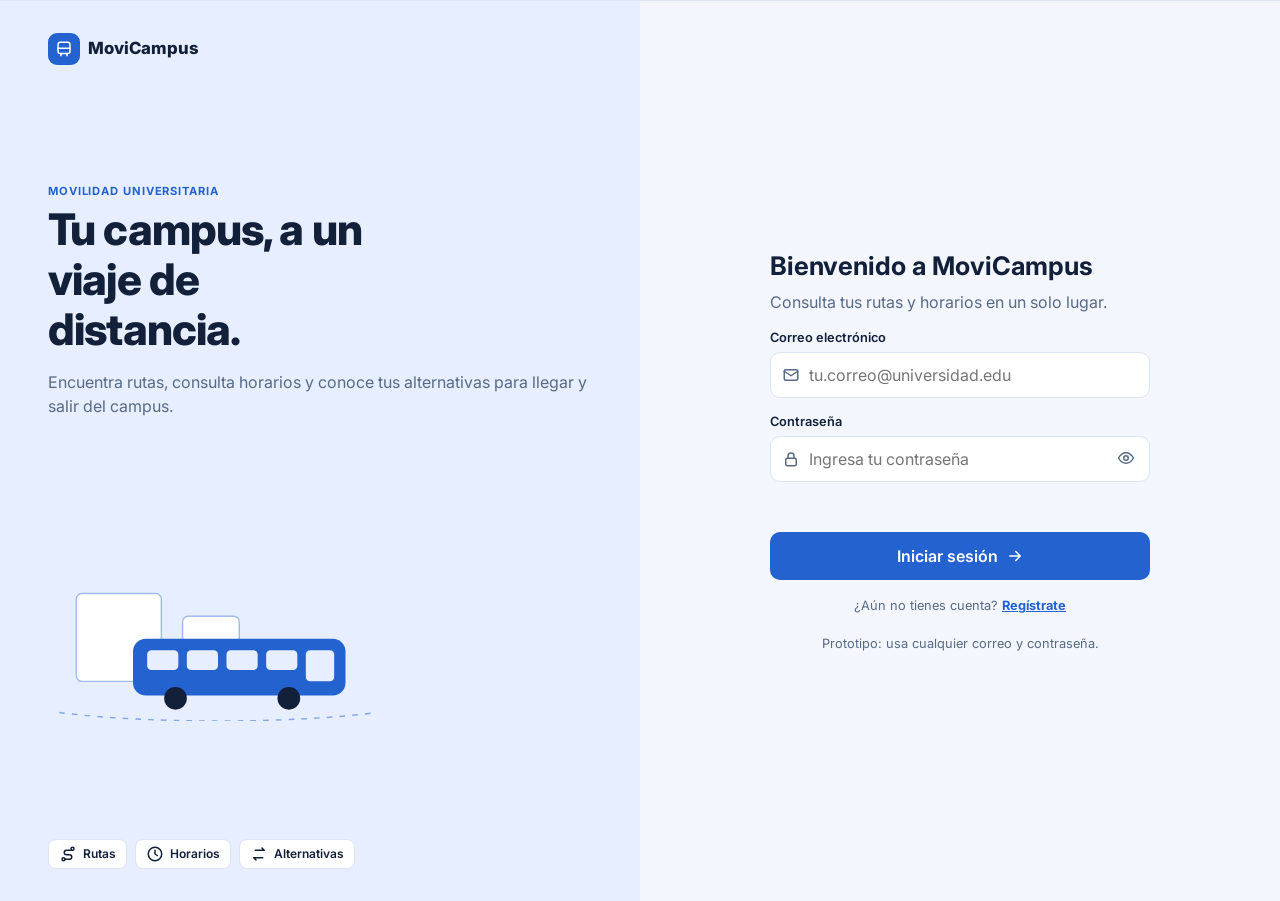
<file: index.html>
<!DOCTYPE html>
<html lang="es">
<head>
    <meta charset="UTF-8">
    <meta http-equiv="refresh" content="0; url=./MoviCampus/index.html">
    <title>MoviCampus</title>
</head>
<body>
    <p>Ingresando a MoviCampus...</p>
    <a href="./MoviCampus/index.html">Abrir MoviCampus</a>
</body>
</html>
</file>
<file: MoviCampus/assets/css/styles.css>
/* styles.css · Estilos compartidos: variables (tema claro/oscuro), cabecera, componentes, pantallas y media queries (responsive). */
:root {
  --bg: #f3f6fd;
  --sf: #fff;
  --tx: #12203a;
  --mu: #586a86;
  --pr: #2362cf;
  --pt: #fff;
  --pl: #e6eeff;
  --bd: #dde5f3;
  --er: #b42318;
  --ok: #067647;
  color-scheme: light;
  box-sizing: border-box;
  padding-top: env(safe-area-inset-top, 0px);
  padding-bottom: env(safe-area-inset-bottom, 0px);
}
@media (prefers-color-scheme: dark) {
  :root:not([data-theme='light']) {
    --bg: #0d1526;
    --sf: #15203a;
    --tx: #e8eefb;
    --mu: #9fb0cf;
    --pr: #6b9cff;
    --pt: #0b1a38;
    --pl: #1d2d52;
    --bd: #2a3a60;
    --er: #ff8a80;
    --ok: #6ee7a8;
    color-scheme: dark;
  }
}
:root[data-theme='dark'] {
  --bg: #0d1526;
  --sf: #15203a;
  --tx: #e8eefb;
  --mu: #9fb0cf;
  --pr: #6b9cff;
  --pt: #0b1a38;
  --pl: #1d2d52;
  --bd: #2a3a60;
  --er: #ff8a80;
  --ok: #6ee7a8;
  color-scheme: dark;
}
html {
  scroll-padding-top: env(safe-area-inset-top, 0px);
}
* {
  box-sizing: border-box;
}
body {
  margin: 0;
  font:
    400 16px/1.5 Inter,
    system-ui,
    -apple-system,
    'Segoe UI',
    Roboto,
    sans-serif;
  background: var(--bg);
  color: var(--tx);
}
body::before {
  content: '';
  position: fixed;
  inset: 0 0 auto;
  height: env(safe-area-inset-top, 0px);
  z-index: 12;
  background: var(--sf);
}
a {
  color: var(--pr);
}
:focus-visible {
  outline: 3px solid var(--pr);
  outline-offset: 2px;
}
h1 {
  font-size: clamp(1.7rem, 4vw, 2.3rem);
  line-height: 1.15;
  margin: 4px 0 6px;
  font-weight: 800;
  letter-spacing: -0.02em;
}
h2 {
  font-size: 1.15rem;
  margin: 0 0 10px;
}
h3 {
  font-size: 1.05rem;
  margin: 6px 0 2px;
}
h4 {
  font-size: 0.85rem;
  margin: 0;
  display: flex;
  gap: 6px;
  align-items: center;
  color: var(--pr);
}
.mu {
  color: var(--mu);
}
.sm {
  font-size: 0.8rem;
  margin: 2px 0;
}
small {
  display: block;
  color: var(--mu);
  font-size: 0.7rem;
}
.ic {
  flex: none;
}
#hd {
  position: sticky;
  top: env(safe-area-inset-top, 0px);
  z-index: 11;
  background: var(--sf);
  border-bottom: 1px solid var(--bd);
}
.hw {
  max-width: 1100px;
  margin: auto;
  display: flex;
  align-items: center;
  gap: 12px;
  padding: 10px 16px;
}
.lg {
  display: flex;
  align-items: center;
  gap: 8px;
  font-weight: 800;
  color: var(--tx);
  text-decoration: none;
  font-size: 1.05rem;
}
.lm {
  width: 32px;
  height: 32px;
  border-radius: 9px;
  background: var(--pr);
  color: var(--pt);
  display: grid;
  place-items: center;
}
nav {
  display: flex;
  gap: 4px;
  margin: 0 auto;
}
nav a {
  display: flex;
  gap: 6px;
  align-items: center;
  padding: 8px 14px;
  border-radius: 10px;
  color: var(--mu);
  text-decoration: none;
  font-size: 0.9rem;
  font-weight: 500;
  min-height: 40px;
}
nav a[aria-current='page'] {
  background: var(--pl);
  color: var(--pr);
}
.us {
  display: flex;
  align-items: center;
  gap: 8px;
  text-decoration: none;
  color: var(--tx);
  font-size: 0.8rem;
  line-height: 1.2;
}
.us small {
  font-size: 0.7rem;
}
.av {
  width: 32px;
  height: 32px;
  border-radius: 50%;
  background: var(--pl);
  color: var(--pr);
  display: grid;
  place-items: center;
  font-weight: 700;
  font-size: 0.75rem;
  flex: none;
}
.av.big {
  width: 84px;
  height: 84px;
  font-size: 1.7rem;
  margin: 0 auto 10px;
}
.w {
  max-width: 1100px;
  margin: auto;
  padding: 28px 16px 36px;
}
.ey {
  font-size: 0.7rem;
  font-weight: 700;
  letter-spacing: 0.08em;
  color: var(--pr);
  text-transform: uppercase;
  margin: 0;
}
.pn {
  background: var(--pl);
  border-radius: 18px;
  padding: 20px;
  margin-top: 18px;
}
.cd {
  background: var(--sf);
  border: 1px solid var(--bd);
  border-radius: 14px;
  padding: 16px;
}
.row {
  display: flex;
  justify-content: space-between;
  align-items: center;
  gap: 8px;
  flex-wrap: wrap;
}
.tb {
  display: inline-flex;
  background: var(--bg);
  border: 1px solid var(--bd);
  border-radius: 10px;
  padding: 3px;
  margin-bottom: 14px;
}
.tb button {
  border: 0;
  background: none;
  color: var(--mu);
  padding: 8px 14px;
  border-radius: 8px;
  font: inherit;
  font-size: 0.85rem;
  font-weight: 600;
  cursor: pointer;
  min-height: 38px;
}
.tb button[aria-pressed='true'] {
  background: var(--sf);
  color: var(--tx);
  box-shadow: 0 1px 3px #0003;
}
label {
  display: block;
  font-size: 0.8rem;
  font-weight: 600;
  margin: 0 0 5px;
}
.f,
select,
input {
  font: inherit;
}
.f {
  width: 100%;
  min-height: 44px;
  border: 1px solid var(--bd);
  border-radius: 10px;
  padding: 10px 12px;
  background: var(--sf);
  color: var(--tx);
}
.sr2 {
  display: grid;
  grid-template-columns: 1fr auto 1fr auto;
  gap: 12px;
  align-items: end;
}
.sr2.b {
  grid-template-columns: 1fr auto 1fr;
}
.sr2.b .tf {
  grid-column: 1;
}
.sr2.b .bt {
  grid-column: 3;
}
.sw {
  width: 44px;
  height: 44px;
  border: 1px solid var(--bd);
  background: var(--sf);
  color: var(--pr);
  border-radius: 10px;
  cursor: pointer;
  display: grid;
  place-items: center;
}
.bt {
  display: inline-flex;
  align-items: center;
  justify-content: center;
  gap: 8px;
  background: var(--pr);
  color: var(--pt);
  border: 0;
  border-radius: 10px;
  padding: 12px 20px;
  font: inherit;
  font-weight: 600;
  cursor: pointer;
  min-height: 44px;
  text-decoration: none;
}
.bt.ol {
  background: var(--sf);
  color: var(--pr);
  border: 1.5px solid var(--bd);
}
.bt.dg {
  color: var(--er);
}
.g4 {
  display: grid;
  grid-template-columns: repeat(auto-fit, minmax(220px, 1fr));
  gap: 12px;
}
.g3 {
  display: grid;
  grid-template-columns: repeat(auto-fit, minmax(280px, 1fr));
  gap: 14px;
}
.qa {
  display: block;
  text-decoration: none;
  color: var(--tx);
}
.qa:hover,
.fc:hover {
  border-color: var(--pr);
}
.qa .bx {
  width: 34px;
  height: 34px;
  border-radius: 9px;
  background: var(--pl);
  color: var(--pr);
  display: grid;
  place-items: center;
  margin-bottom: 8px;
}
.qa b {
  display: block;
}
.sec {
  margin-top: 28px;
}
.cd1 {
  background: var(--pl);
  color: var(--pr);
  font-weight: 700;
  font-size: 0.72rem;
  padding: 2px 8px;
  border-radius: 6px;
}
.od {
  display: grid;
  gap: 8px;
  margin: 10px 0;
}
.od div {
  display: flex;
  gap: 8px;
  align-items: flex-start;
  color: var(--pr);
}
.od span {
  color: var(--tx);
  font-weight: 600;
  font-size: 0.9rem;
}
hr {
  border: 0;
  border-top: 1px solid var(--bd);
  margin: 12px 0;
}
.cs {
  display: grid;
  grid-template-columns: repeat(3, 1fr);
  gap: 8px;
  margin: 8px 0;
}
.ch {
  background: var(--pl);
  color: var(--pr);
  border-radius: 8px;
  padding: 6px 0;
  text-align: center;
  font-weight: 600;
  font-size: 0.85rem;
  font-variant-numeric: tabular-nums;
}
.rc .bt {
  width: 100%;
  margin-top: 8px;
}
.fc {
  display: block;
  text-decoration: none;
  color: var(--tx);
}
.nt {
  display: flex;
  gap: 8px;
  align-items: center;
  color: var(--mu);
  font-size: 0.78rem;
  margin-top: 16px;
}
.hero {
  display: flex;
  justify-content: space-between;
  align-items: center;
  gap: 16px;
}
.il {
  width: 240px;
  max-width: 40%;
  flex: none;
}
.dt {
  display: grid;
  grid-template-columns: 1.4fr 1fr;
  gap: 16px;
  margin-top: 16px;
  align-items: start;
}
.dt > div {
  display: grid;
  gap: 16px;
}
.map {
  width: 100%;
  height: auto;
  display: block;
  border-radius: 14px;
}
.tl {
  list-style: none;
  margin: 0;
  padding: 0;
}
.tl li {
  position: relative;
  padding: 0 0 14px 38px;
  font-weight: 600;
  font-size: 0.92rem;
}
.tl li b {
  position: absolute;
  left: 0;
  top: -2px;
  width: 26px;
  height: 26px;
  border-radius: 50%;
  background: var(--pl);
  color: var(--pr);
  display: grid;
  place-items: center;
  font-size: 0.75rem;
}
.tl li::after {
  content: '';
  position: absolute;
  left: 12px;
  top: 26px;
  bottom: 0;
  width: 2px;
  background: var(--bd);
}
.tl li:last-child::after {
  display: none;
}
.ks {
  display: grid;
  grid-template-columns: 1fr 1fr;
  gap: 12px;
}
.ks div {
  font-weight: 600;
  font-size: 0.92rem;
}
.ts {
  display: grid;
  grid-template-columns: repeat(auto-fill, minmax(78px, 1fr));
  gap: 8px;
  margin-top: 6px;
}
.pf {
  display: grid;
  grid-template-columns: 320px 1fr;
  gap: 16px;
  margin-top: 18px;
  align-items: start;
}
.ctr {
  text-align: center;
  display: grid;
  gap: 6px;
  justify-items: center;
}
.ctr h2 {
  margin: 0;
}
.ctr p {
  margin: 0;
}
.chip {
  background: var(--pl);
  color: var(--pr);
  padding: 3px 12px;
  border-radius: 99px;
  font-size: 0.8rem;
  font-weight: 600;
}
.dl div {
  display: grid;
  grid-template-columns: 150px 1fr;
  gap: 8px;
  padding: 12px 0;
  border-bottom: 1px solid var(--bd);
}
.dl dt {
  color: var(--mu);
  font-size: 0.85rem;
}
.dl dd {
  margin: 0;
  font-weight: 600;
  overflow-wrap: anywhere;
}
.fm {
  display: grid;
  gap: 12px;
}
.fm .row {
  justify-content: flex-start;
}
.er {
  color: var(--er);
  font-size: 0.85rem;
  margin: 6px 0 0;
  min-height: 1.2em;
}
.ok {
  color: var(--ok);
  font-size: 0.85rem;
  margin: 8px 0 0;
  font-weight: 600;
}
.lgn {
  display: grid;
  grid-template-columns: 1fr 1fr;
  min-height: 100dvh;
}
.lp {
  background: var(--pl);
  padding: 32px 48px;
  display: flex;
  flex-direction: column;
  justify-content: space-between;
  gap: 20px;
}
.lp h1 {
  font-size: clamp(1.9rem, 3.4vw, 2.8rem);
  max-width: 12ch;
}
.lp .il {
  width: min(100%, 340px);
  max-width: 100%;
}
.chs {
  display: flex;
  gap: 8px;
  flex-wrap: wrap;
}
.chs span {
  display: flex;
  gap: 6px;
  align-items: center;
  background: var(--sf);
  border: 1px solid var(--bd);
  border-radius: 8px;
  padding: 5px 10px;
  font-size: 0.75rem;
  font-weight: 600;
}
.rp {
  display: flex;
  align-items: center;
  justify-content: center;
  padding: 32px 20px;
}
.rp form {
  width: 100%;
  max-width: 380px;
  display: grid;
  gap: 14px;
}
.ip {
  position: relative;
}
.ip > .ic {
  position: absolute;
  left: 12px;
  top: 50%;
  transform: translateY(-50%);
  color: var(--mu);
}
.ip .f {
  padding-left: 38px;
}
.ip button {
  position: absolute;
  right: 4px;
  top: 50%;
  transform: translateY(-50%);
  width: 40px;
  height: 40px;
  border: 0;
  background: none;
  color: var(--mu);
  cursor: pointer;
}
footer {
  max-width: 1100px;
  margin: auto;
  padding: 16px;
  color: var(--mu);
  font-size: 0.75rem;
  border-top: 1px solid var(--bd);
}
body[data-v='login'] footer {
  display: none;
}
@media (prefers-reduced-motion: reduce) {
  .bs {
    display: none;
  }
}
@media (max-width: 860px) {
  .lgn {
    grid-template-columns: 1fr;
  }
  .lp {
    padding: 16px;
  }
  .lp .ey,
  .lp > div > p,
  .lp .chs,
  .lp > p {
    display: none;
  }
  .lp h1 {
    font-size: 1.5rem;
  }
  .lp .il {
    width: 200px;
  }
  .hero .il {
    display: none;
  }
  .dt,
  .pf {
    grid-template-columns: 1fr;
  }
  .sr2,
  .sr2.b {
    grid-template-columns: 1fr;
  }
  .sr2.b .tf,
  .sr2.b .bt {
    grid-column: auto;
  }
  .sw {
    justify-self: end;
  }
}
@media (max-width: 700px) {
  .hw {
    flex-wrap: wrap;
  }
  .us {
    margin-left: auto;
  }
  .us span {
    display: none;
  }
  nav {
    order: 3;
    width: 100%;
    margin: 0;
  }
  nav a {
    flex: 1;
    justify-content: center;
    padding: 8px 6px;
  }
  .dl div {
    grid-template-columns: 1fr;
    gap: 0;
  }
}
</file>
